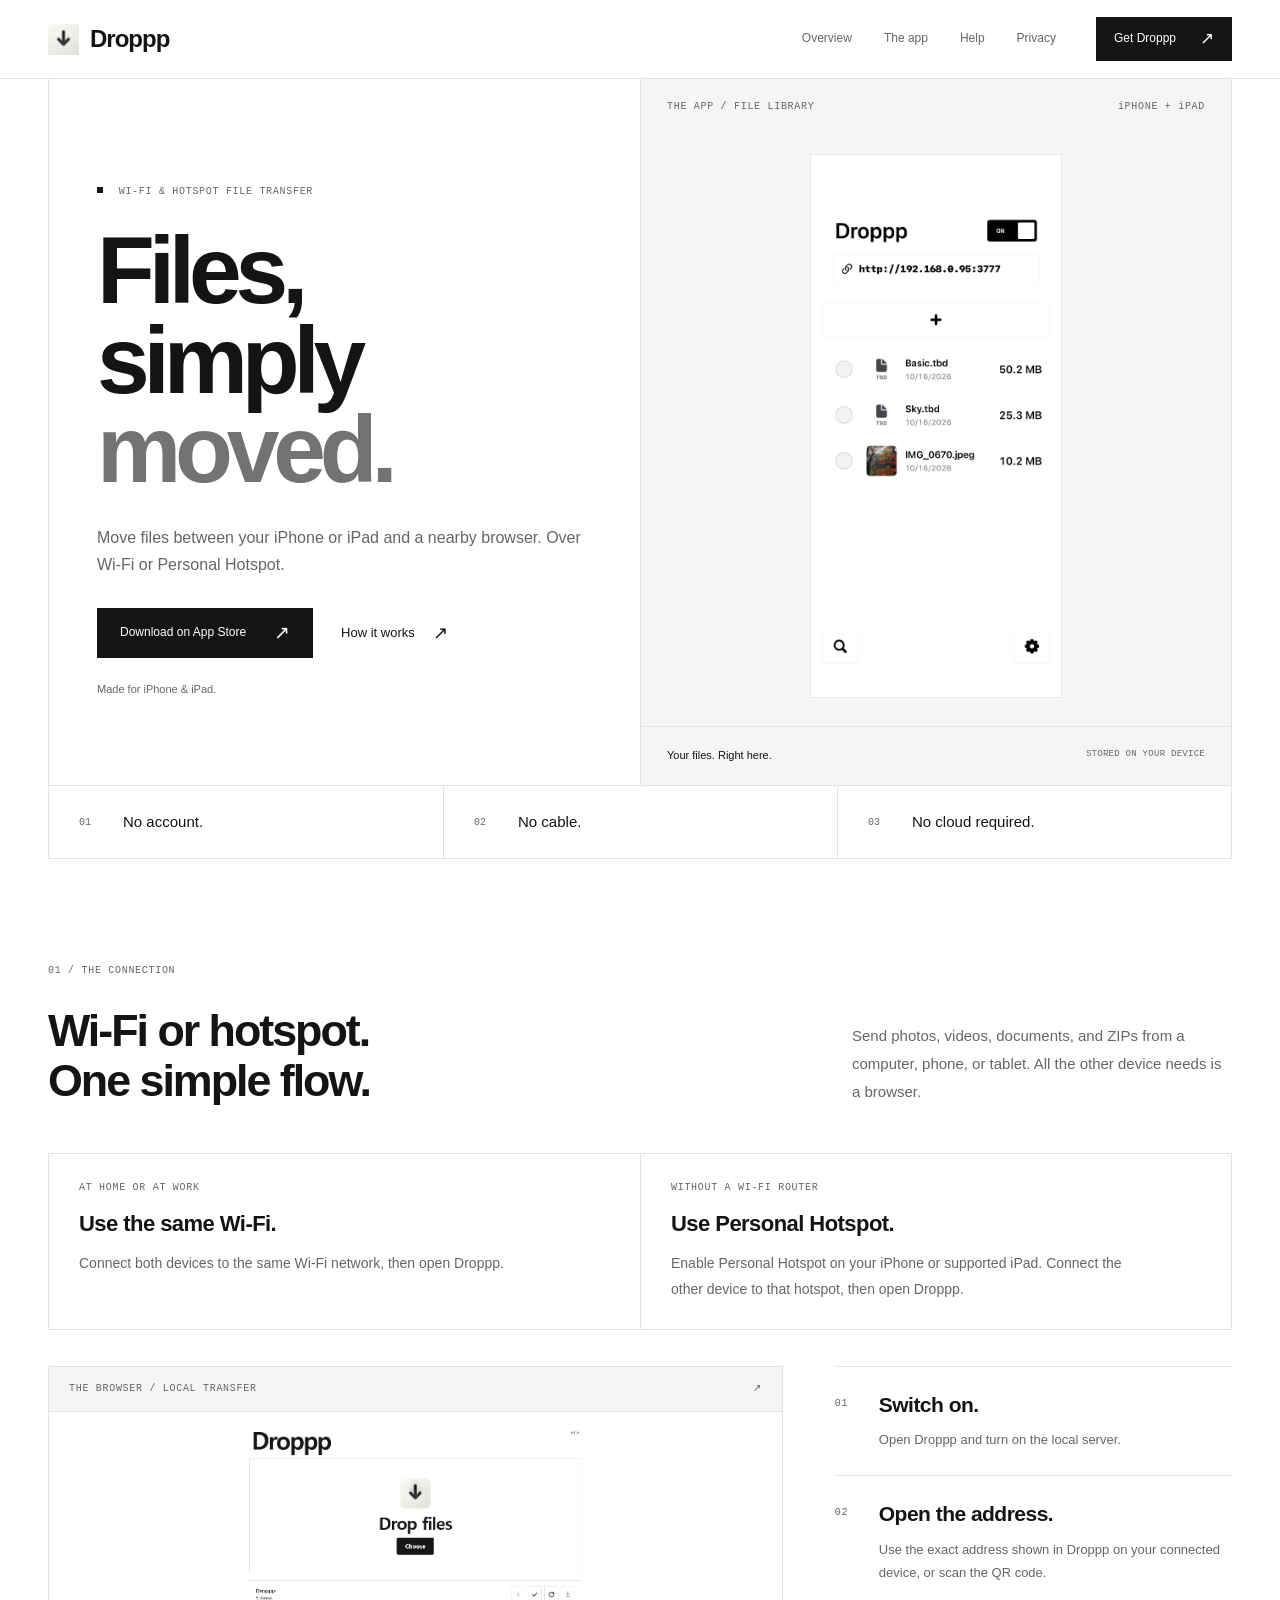
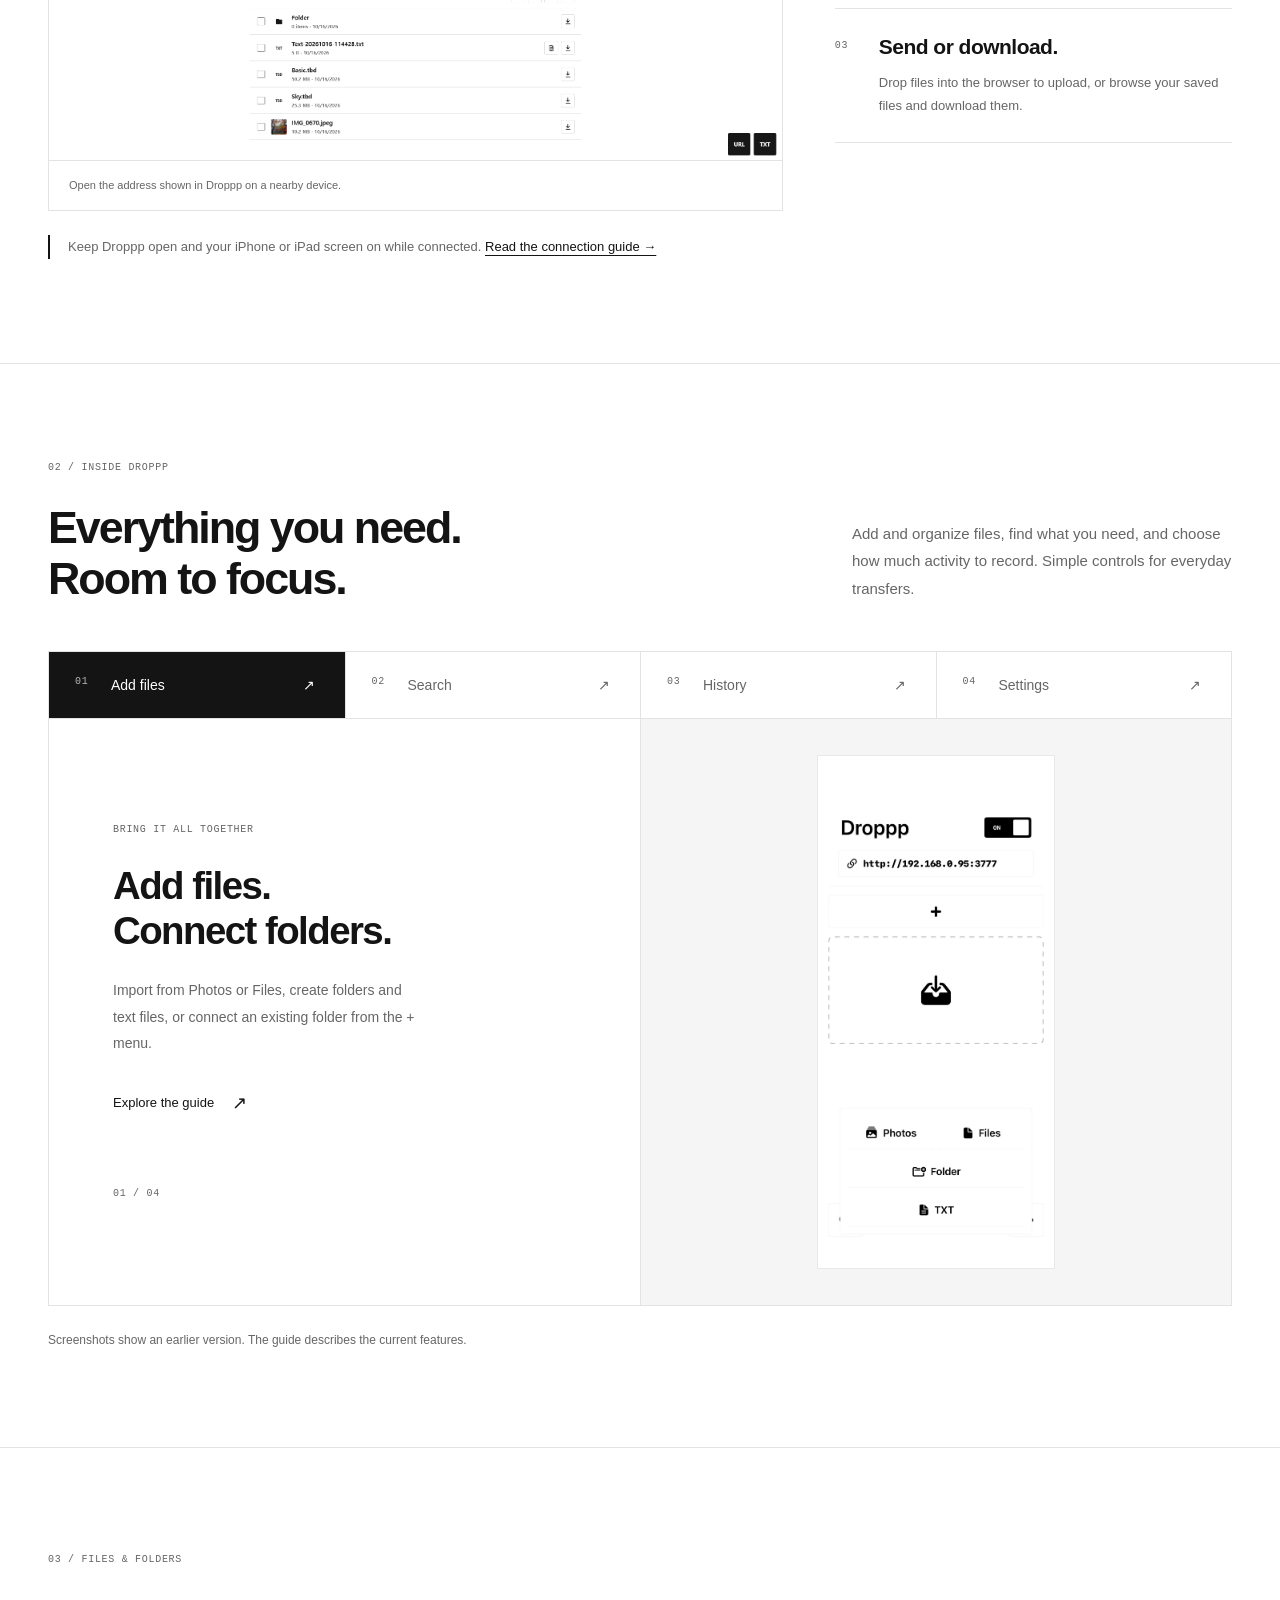
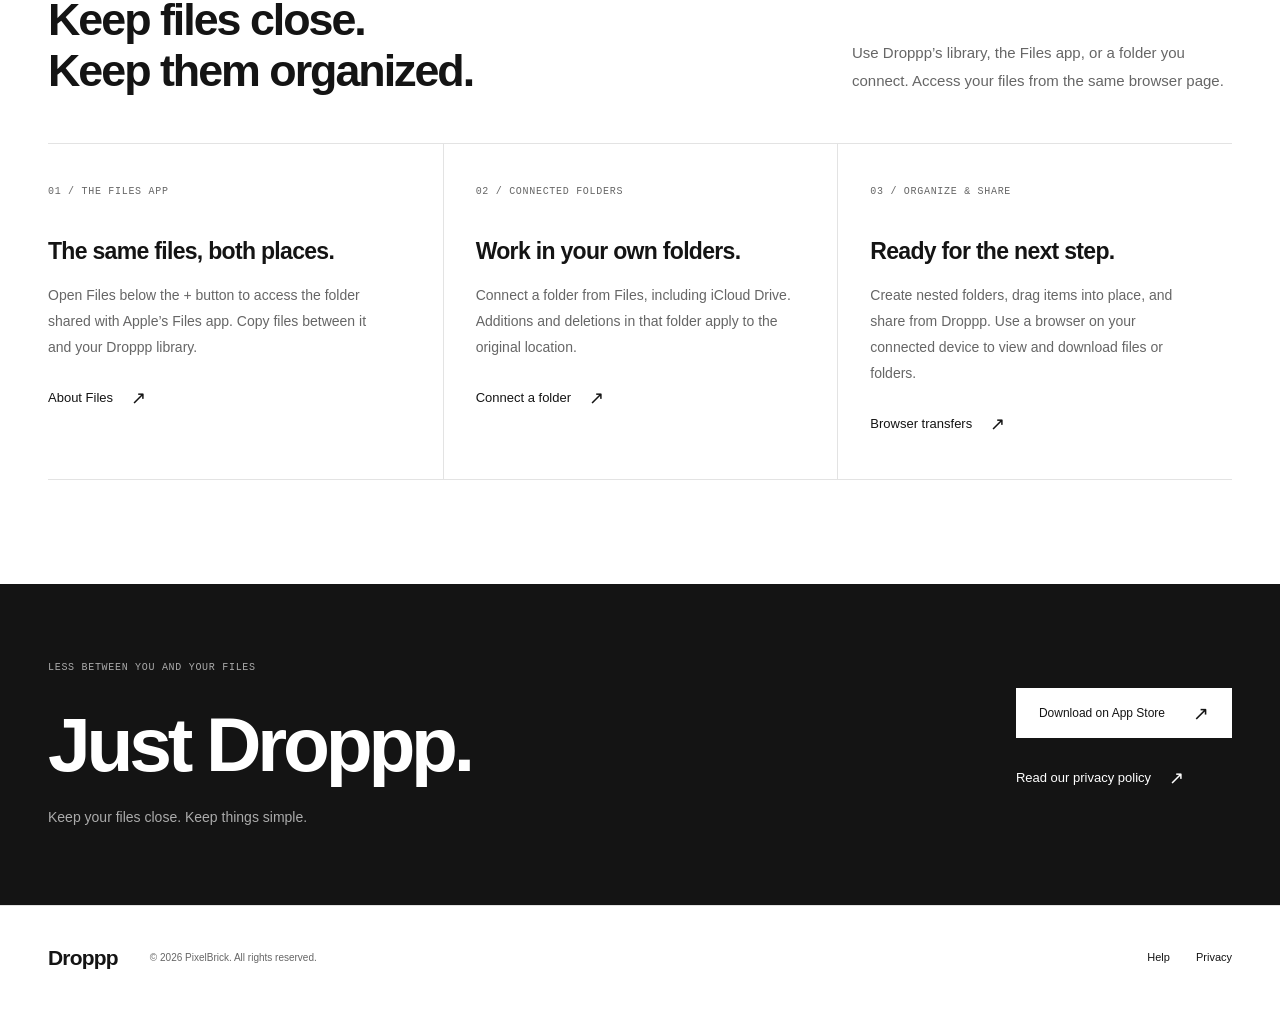
<file: index.html>
<!DOCTYPE html>
<html lang="en">
<head>
  <meta charset="UTF-8" />
  <meta name="viewport" content="width=device-width, initial-scale=1.0" />
  <meta name="theme-color" content="#ffffff" />
  <title>Droppp — Files, simply moved.</title>
  <meta name="description" content="Transfer files between a browser and your iPhone or iPad over Wi-Fi or Personal Hotspot. Browse Files, connect folders, and keep things organized with Droppp." />
  <link rel="icon" href="favicon.png" />
  <link rel="stylesheet" href="styles.css" />
</head>
<body>
  <a class="skip-link" href="#main">Skip to content</a>
  <header class="site-header">
    <nav class="container nav" aria-label="Primary navigation">
      <a class="brand" href="index.html" aria-label="Droppp home"><img src="app-icon.png" alt="" width="1024" height="1024" /><span>Droppp</span></a>
      <button class="nav-toggle" type="button" aria-label="Open navigation" aria-expanded="false" aria-controls="primary-nav"><span></span><span></span></button>
      <div class="navlinks" id="primary-nav">
        <a href="#features">Overview</a><a href="#screens">The app</a><a href="help.html">Help</a><a href="privacy.html">Privacy</a>
        <a class="nav-download" href="https://apps.apple.com/app/id6773982595" target="_blank" rel="noopener">Get Droppp <span aria-hidden="true">↗</span></a>
      </div>
    </nav>
  </header>

  <main id="main">
    <section class="hero container" aria-labelledby="hero-title">
      <div class="hero-copy">
        <p class="eyebrow"><span class="status-dot" aria-hidden="true"></span> WI-FI &amp; HOTSPOT FILE TRANSFER</p>
        <h1 id="hero-title">Files,<br />simply<br /><span class="muted-word">moved.</span></h1>
        <p class="hero-description">Move files between your iPhone or iPad and a nearby browser. Over Wi-Fi or Personal Hotspot.</p>
        <div class="button-row">
          <a class="button button-primary" href="https://apps.apple.com/app/id6773982595" target="_blank" rel="noopener">Download on App Store <span aria-hidden="true">↗</span></a>
          <a class="text-link" href="help.html">How it works <span aria-hidden="true">↗</span></a>
        </div>
        <p class="hero-footnote">Made for iPhone &amp; iPad.</p>
      </div>
      <figure class="hero-preview">
        <div class="panel-label"><span>THE APP / FILE LIBRARY</span><span>iPHONE + iPAD</span></div>
        <div class="hero-image-wrap"><img src="assets/iphone-library.jpg" alt="Droppp with its local connection address and stored files" width="1179" height="2556" fetchpriority="high" /></div>
        <figcaption><span>Your files. Right here.</span><span>STORED ON YOUR DEVICE</span></figcaption>
      </figure>
    </section>

    <div class="principles container" aria-label="Droppp principles">
      <p><span>01</span> No account.</p><p><span>02</span> No cable.</p><p><span>03</span> No cloud required.</p>
    </div>

    <section id="features" class="section container" aria-labelledby="overview-title">
      <div class="section-heading">
        <div><p class="eyebrow">01 / THE CONNECTION</p><h2 id="overview-title">Wi-Fi or hotspot.<br />One simple flow.</h2></div>
        <p>Send photos, videos, documents, and ZIPs from a computer, phone, or tablet. All the other device needs is a browser.</p>
      </div>
      <div class="connection-options">
        <article><p class="eyebrow">AT HOME OR AT WORK</p><h3>Use the same Wi-Fi.</h3><p>Connect both devices to the same Wi-Fi network, then open Droppp.</p></article>
        <article><p class="eyebrow">WITHOUT A WI-FI ROUTER</p><h3>Use Personal Hotspot.</h3><p>Enable Personal Hotspot on your iPhone or supported iPad. Connect the other device to that hotspot, then open Droppp.</p></article>
      </div>
      <div class="transfer-layout">
        <figure class="browser-preview">
          <div class="panel-label"><span>THE BROWSER / LOCAL TRANSFER</span><span aria-hidden="true">↗</span></div>
          <img src="assets/browser-transfer.png" alt="Droppp in a browser, with a file drop area and downloadable files" width="1897" height="901" loading="lazy" decoding="async" />
          <figcaption>Open the address shown in Droppp on a nearby device.</figcaption>
        </figure>
        <ol class="flow-list">
          <li><span class="list-index">01</span><div><h3>Switch on.</h3><p>Open Droppp and turn on the local server.</p></div></li>
          <li><span class="list-index">02</span><div><h3>Open the address.</h3><p>Use the exact address shown in Droppp on your connected device, or scan the QR code.</p></div></li>
          <li><span class="list-index">03</span><div><h3>Send or download.</h3><p>Drop files into the browser to upload, or browse your saved files and download them.</p></div></li>
        </ol>
      </div>
      <p class="text-note">Keep Droppp open and your iPhone or iPad screen on while connected. <a href="help.html#connect">Read the connection guide →</a></p>
    </section>

    <section id="screens" class="app-section" aria-labelledby="app-title">
      <div class="container">
        <div class="section-heading">
          <div><p class="eyebrow">02 / INSIDE DROPPP</p><h2 id="app-title">Everything you need.<br />Room to focus.</h2></div>
          <p>Add and organize files, find what you need, and choose how much activity to record. Simple controls for everyday transfers.</p>
        </div>
        <div class="app-explorer" data-explorer>
          <div class="explorer-tabs" aria-label="Explore app screens">
            <button id="tab-add" class="explorer-tab" type="button" aria-controls="panel-add"><span class="list-index">01</span><span>Add files</span><span aria-hidden="true">↗</span></button>
            <button id="tab-search" class="explorer-tab" type="button" aria-controls="panel-search"><span class="list-index">02</span><span>Search</span><span aria-hidden="true">↗</span></button>
            <button id="tab-history" class="explorer-tab" type="button" aria-controls="panel-history"><span class="list-index">03</span><span>History</span><span aria-hidden="true">↗</span></button>
            <button id="tab-settings" class="explorer-tab" type="button" aria-controls="panel-settings"><span class="list-index">04</span><span>Settings</span><span aria-hidden="true">↗</span></button>
          </div>
          <div class="explorer-panel" id="panel-add" aria-labelledby="tab-add">
            <div class="explorer-copy"><p class="eyebrow">BRING IT ALL TOGETHER</p><h3>Add files.<br />Connect folders.</h3><p>Import from Photos or Files, create folders and text files, or connect an existing folder from the + menu.</p><a class="text-link" href="help.html#manage">Explore the guide <span aria-hidden="true">↗</span></a><p class="screen-count">01 / 04</p></div>
            <figure class="explorer-image"><img src="assets/iphone-add-files.jpg" alt="Droppp add menu with Photos, Files, Folder, and TXT options" width="1179" height="2556" loading="lazy" decoding="async" /></figure>
          </div>
          <div class="explorer-panel" id="panel-search" aria-labelledby="tab-search">
            <div class="explorer-copy"><p class="eyebrow">FIND YOUR NEXT FILE</p><h3>Less searching.<br />More finding.</h3><p>Search the current folder and narrow the list by item type, extension, or size. Your files stay easy to reach.</p><a class="text-link" href="help.html#manage">Explore the guide <span aria-hidden="true">↗</span></a><p class="screen-count">02 / 04</p></div>
            <figure class="explorer-image"><img src="assets/iphone-search.jpg" alt="Droppp file search with item type, extension, and size filters" width="1179" height="2556" loading="lazy" decoding="async" /></figure>
          </div>
          <div class="explorer-panel" id="panel-history" aria-labelledby="tab-history">
            <div class="explorer-copy"><p class="eyebrow">A CLEARER PICTURE</p><h3>Activity,<br />on your terms.</h3><p>Review additions, downloads, and deletions in History. Turn on Disable history in Settings to stop recording new activity.</p><a class="text-link" href="help.html#history">Explore the guide <span aria-hidden="true">↗</span></a><p class="screen-count">03 / 04</p></div>
            <figure class="explorer-image"><img src="assets/iphone-history.jpg" alt="Droppp History with activity counts, transferred data, filters, and recent events" width="1179" height="2556" loading="lazy" decoding="async" /></figure>
          </div>
          <div class="explorer-panel" id="panel-settings" aria-labelledby="tab-settings">
            <div class="explorer-copy"><p class="eyebrow">MAKE IT YOURS</p><h3>Fewer interruptions.<br />Your preference.</h3><p>Choose your appearance and language, dim the screen, or hide import success messages. Droppp also remembers your server’s ON/OFF setting.</p><a class="text-link" href="help.html#settings">Explore the guide <span aria-hidden="true">↗</span></a><p class="screen-count">04 / 04</p></div>
            <figure class="explorer-image"><img src="assets/iphone-settings.jpg" alt="Droppp Settings with appearance, auto-dim screen, language, History, and Help" width="1179" height="2556" loading="lazy" decoding="async" /></figure>
          </div>
        </div>
        <p class="screenshot-note">Screenshots show an earlier version. The guide describes the current features.</p>
      </div>
    </section>

    <section id="routine" class="section container use-section" aria-labelledby="use-title">
      <div class="section-heading"><div><p class="eyebrow">03 / FILES &amp; FOLDERS</p><h2 id="use-title">Keep files close.<br />Keep them organized.</h2></div><p>Use Droppp’s library, the Files app, or a folder you connect. Access your files from the same browser page.</p></div>
      <div class="use-grid">
        <article><span class="list-index">01 / THE FILES APP</span><h3>The same files, both places.</h3><p>Open Files below the + button to access the folder shared with Apple’s Files app. Copy files between it and your Droppp library.</p><a class="text-link" href="help.html#files">About Files <span aria-hidden="true">↗</span></a></article>
        <article><span class="list-index">02 / CONNECTED FOLDERS</span><h3>Work in your own folders.</h3><p>Connect a folder from Files, including iCloud Drive. Additions and deletions in that folder apply to the original location.</p><a class="text-link" href="help.html#folders">Connect a folder <span aria-hidden="true">↗</span></a></article>
        <article><span class="list-index">03 / ORGANIZE &amp; SHARE</span><h3>Ready for the next step.</h3><p>Create nested folders, drag items into place, and share from Droppp. Use a browser on your connected device to view and download files or folders.</p><a class="text-link" href="help.html#transfer">Browser transfers <span aria-hidden="true">↗</span></a></article>
      </div>
    </section>

    <section class="download-section" aria-labelledby="download-title">
      <div class="container download-layout"><div><p class="eyebrow">LESS BETWEEN YOU AND YOUR FILES</p><h2 id="download-title">Just Droppp.</h2><p>Keep your files close. Keep things simple.</p></div><div class="download-actions"><a class="button button-light" href="https://apps.apple.com/app/id6773982595" target="_blank" rel="noopener">Download on App Store <span aria-hidden="true">↗</span></a><a class="text-link" href="privacy.html">Read our privacy policy <span aria-hidden="true">↗</span></a></div></div>
    </section>
  </main>
  <footer class="site-footer"><div class="container footer-inner"><a class="footer-wordmark" href="index.html">Droppp</a><p>&copy; 2026 PixelBrick. All rights reserved.</p><div><a href="help.html">Help</a><a href="privacy.html">Privacy</a></div></div></footer>
  <script src="nav.js"></script>
</body>
</html>
</file>
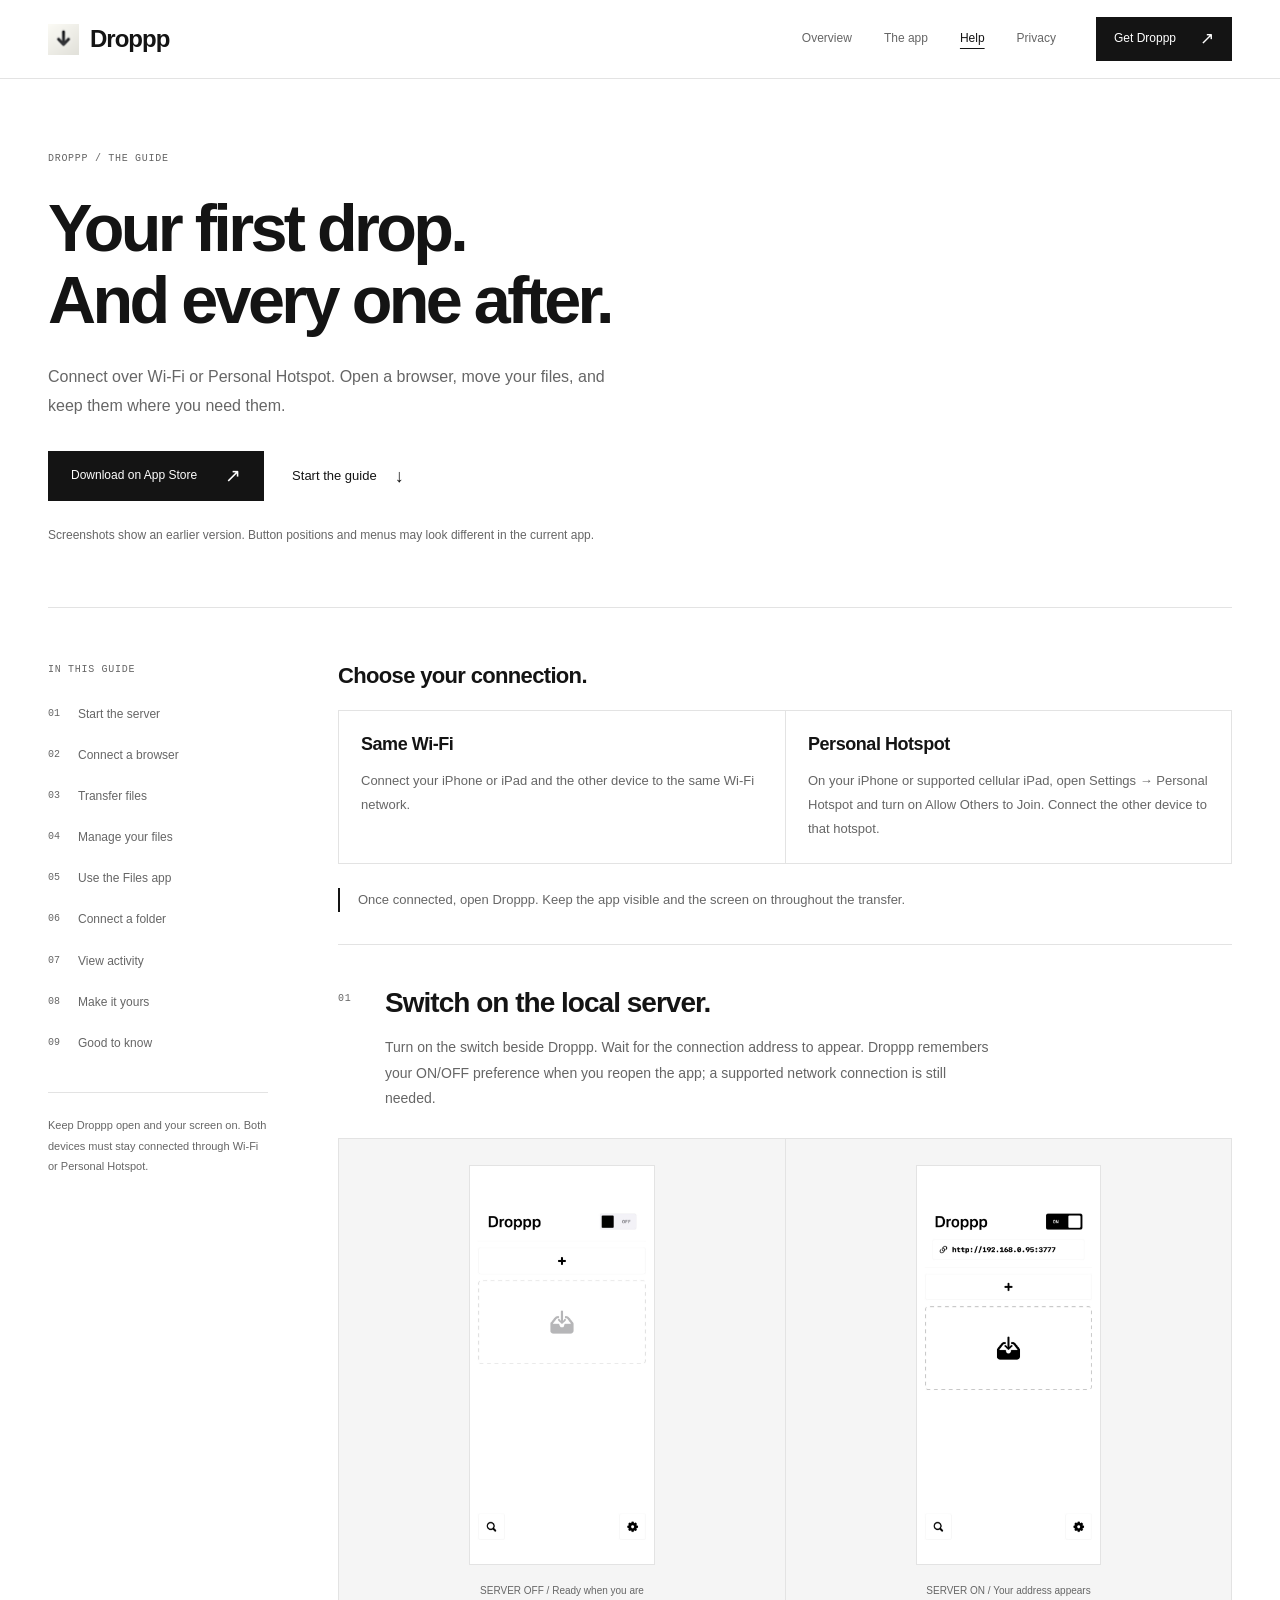
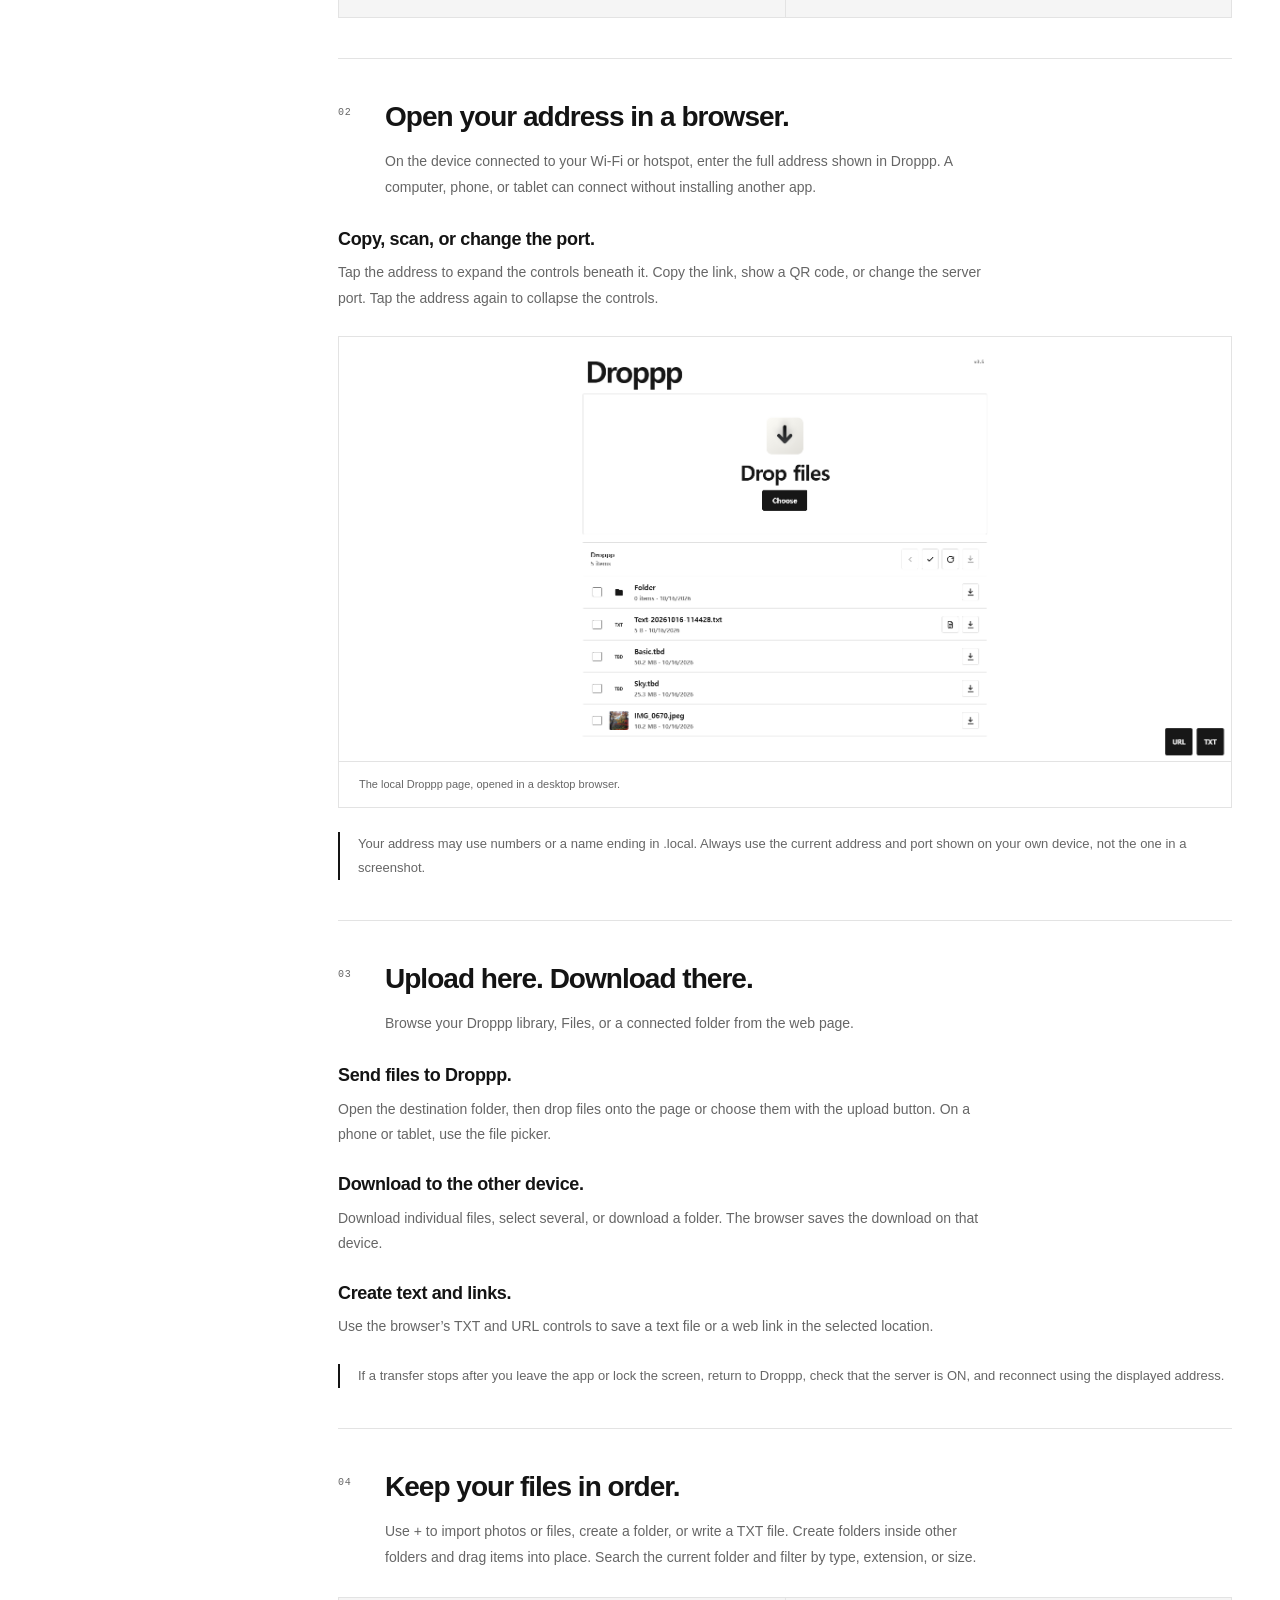
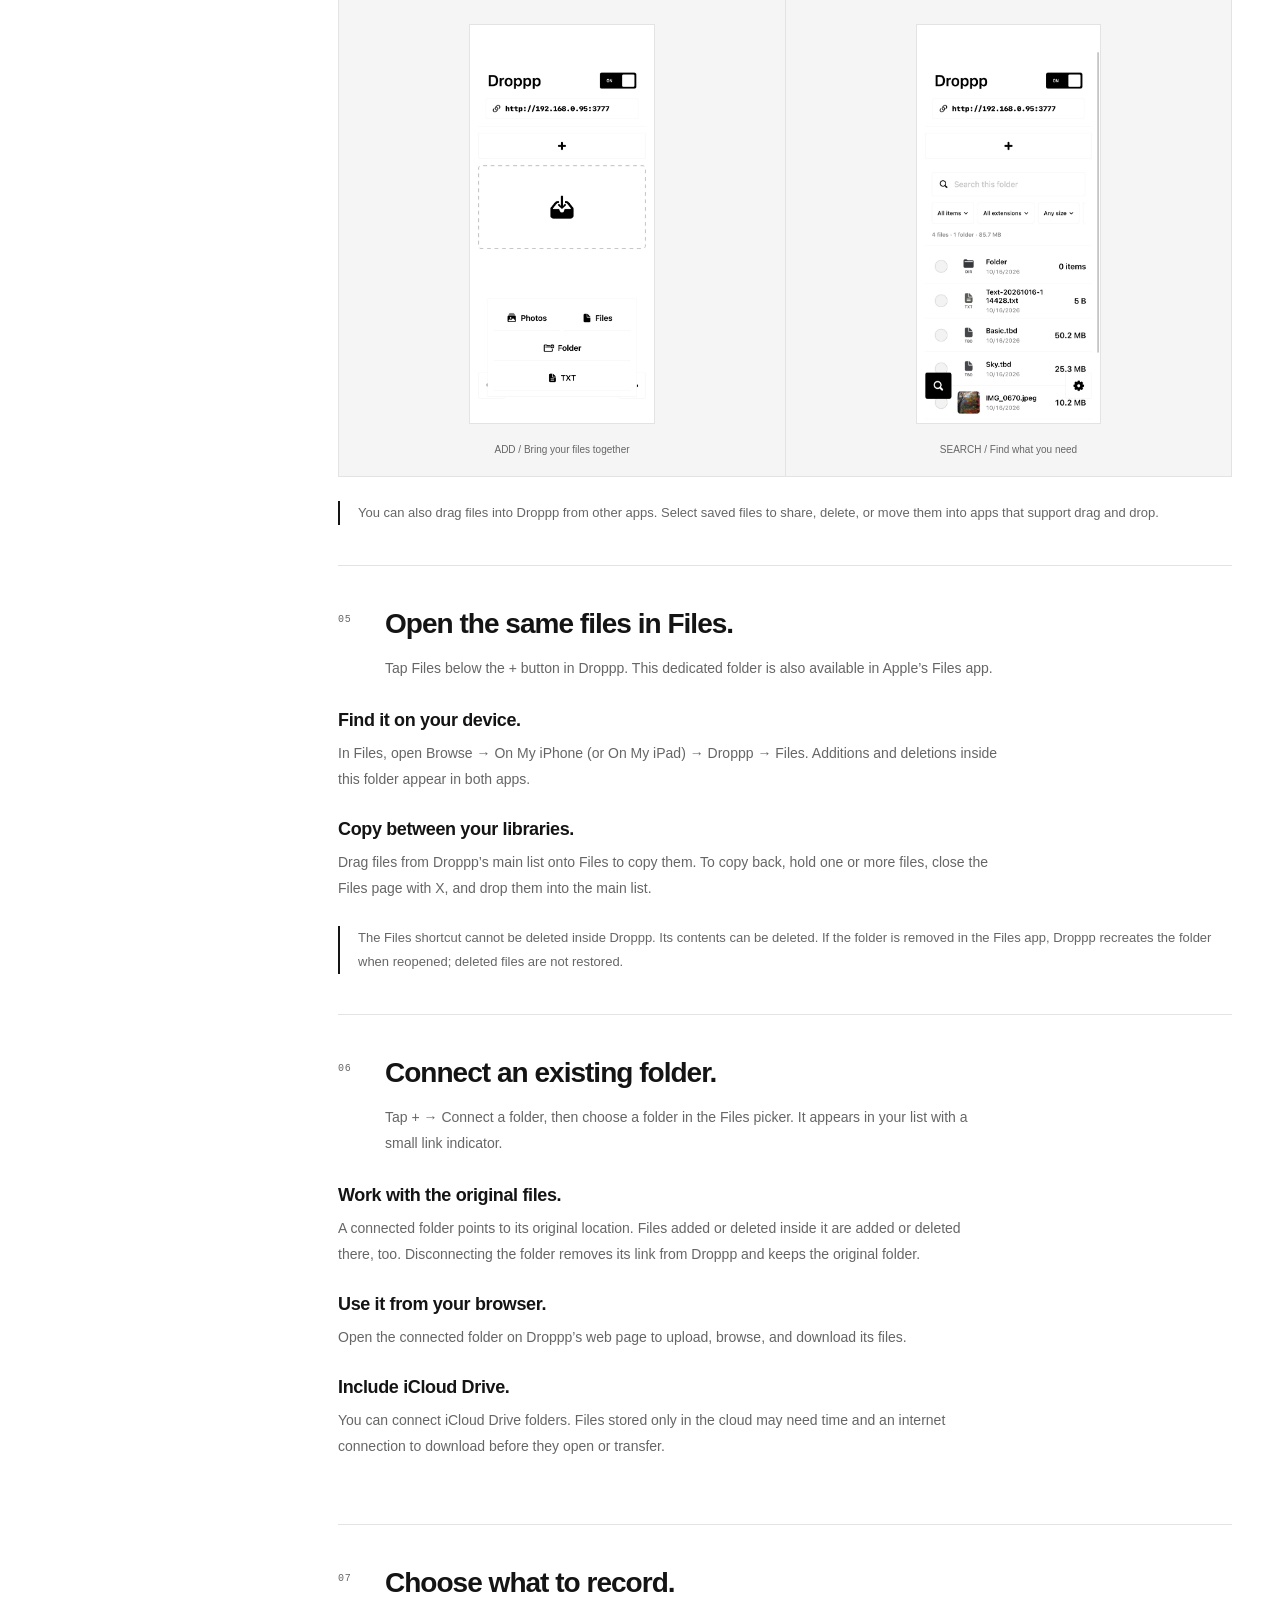
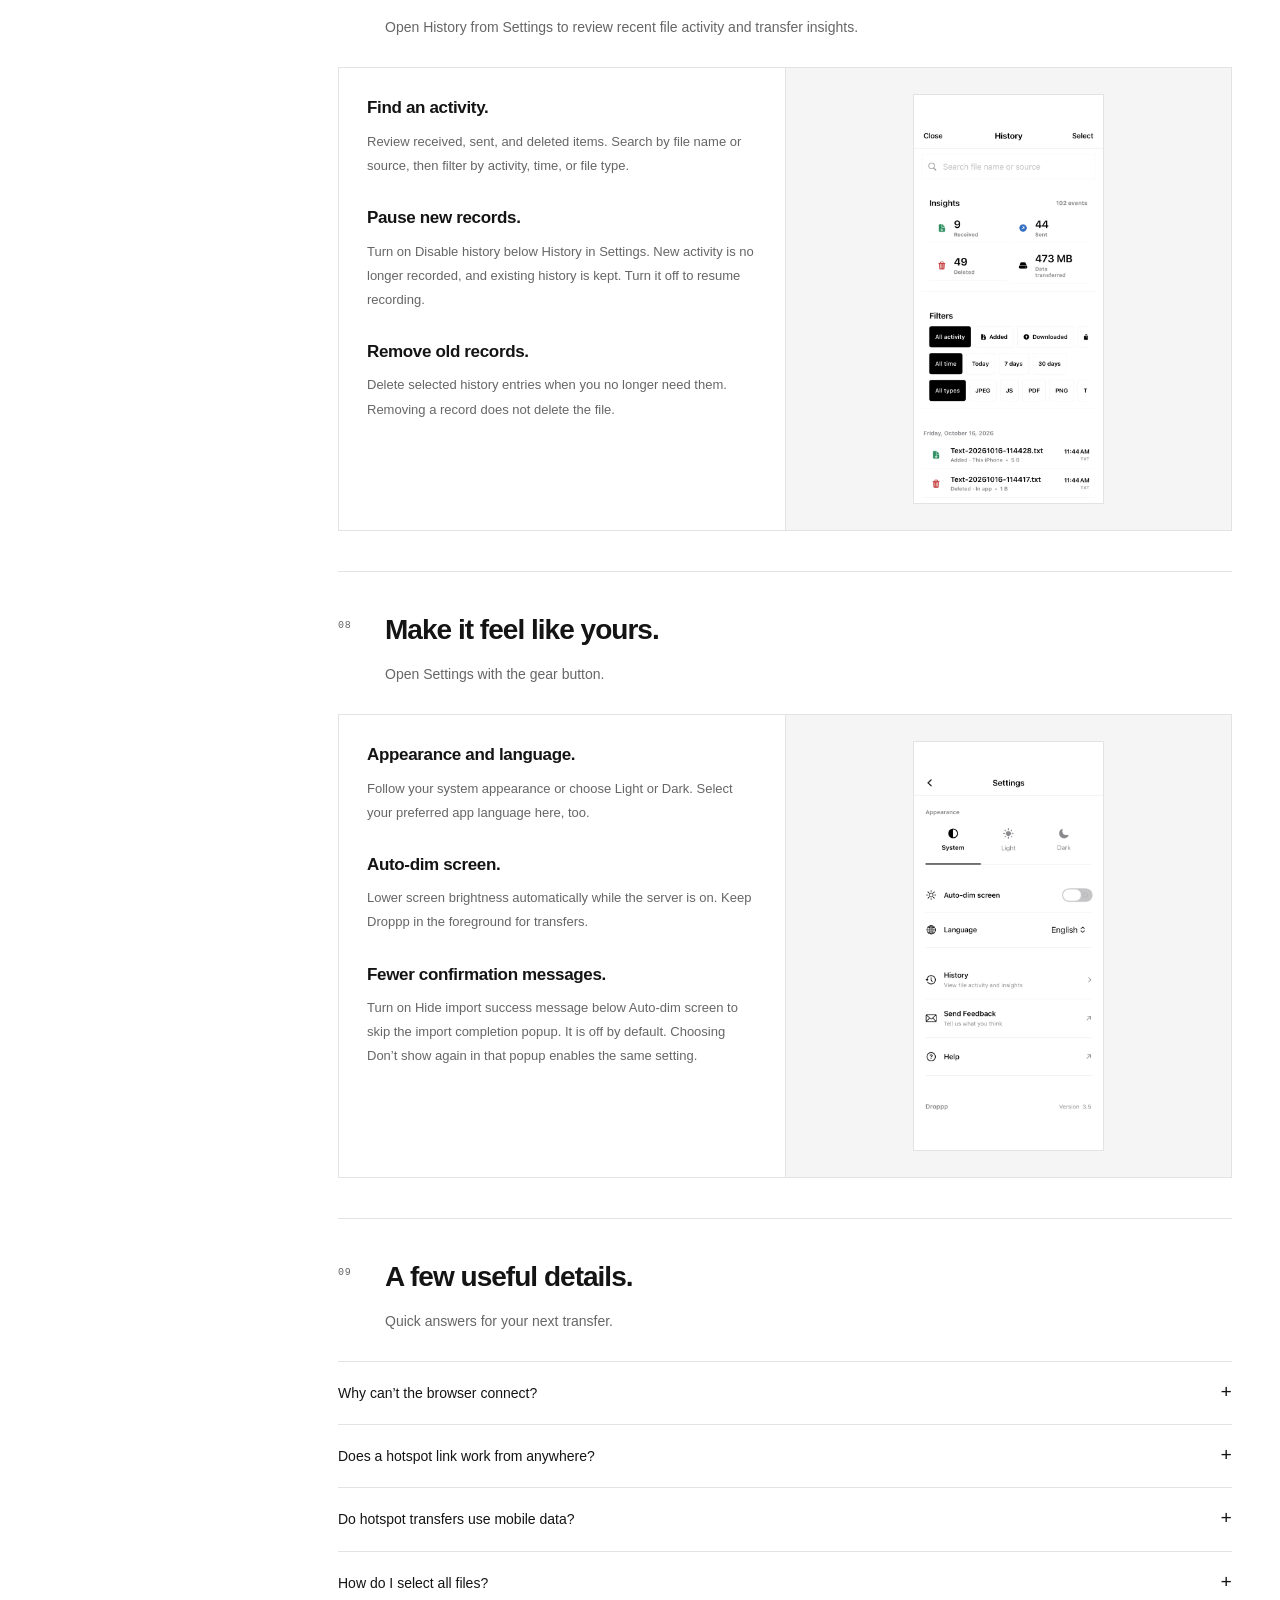
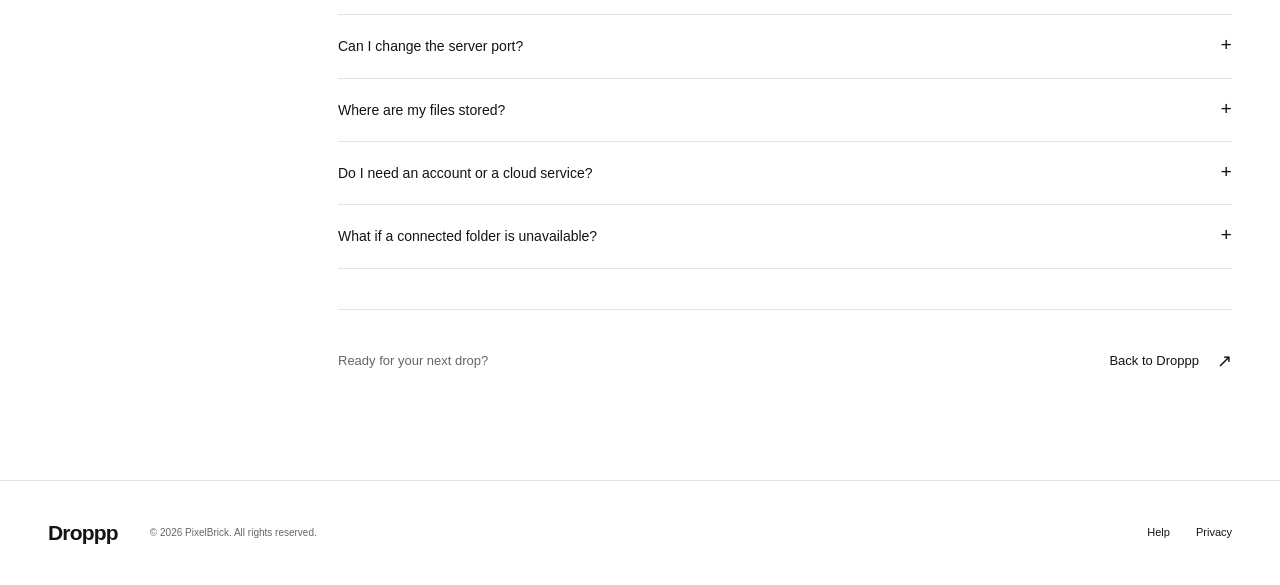
<file: help.html>
<!DOCTYPE html>
<html lang="en">
<head>
  <meta charset="UTF-8" />
  <meta name="viewport" content="width=device-width, initial-scale=1.0" />
  <meta name="theme-color" content="#ffffff" />
  <title>Droppp Help — Your first drop.</title>
  <meta name="description" content="Use Droppp over Wi-Fi or Personal Hotspot. Learn to transfer files, use the Files app, connect folders, and adjust your history and import preferences." />
  <link rel="icon" href="favicon.png" />
  <link rel="stylesheet" href="styles.css" />
</head>
<body>
  <a class="skip-link" href="#main">Skip to content</a>
  <header class="site-header">
    <nav class="container nav" aria-label="Primary navigation">
      <a class="brand" href="index.html" aria-label="Droppp home"><img src="app-icon.png" alt="" width="1024" height="1024" /><span>Droppp</span></a>
      <button class="nav-toggle" type="button" aria-label="Open navigation" aria-expanded="false" aria-controls="primary-nav"><span></span><span></span></button>
      <div class="navlinks" id="primary-nav">
        <a href="index.html#features">Overview</a><a href="index.html#screens">The app</a><a class="is-active" aria-current="page" href="help.html">Help</a><a href="privacy.html">Privacy</a>
        <a class="nav-download" href="https://apps.apple.com/app/id6773982595" target="_blank" rel="noopener">Get Droppp <span aria-hidden="true">↗</span></a>
      </div>
    </nav>
  </header>
  <main id="main">
    <section class="document-heading container">
      <p class="eyebrow">DROPPP / THE GUIDE</p>
      <h1>Your first drop.<br />And every one after.</h1>
      <p class="intro">Connect over Wi-Fi or Personal Hotspot. Open a browser, move your files, and keep them where you need them.</p>
      <div class="button-row"><a class="button button-primary" href="https://apps.apple.com/app/id6773982595" target="_blank" rel="noopener">Download on App Store <span aria-hidden="true">↗</span></a><a class="text-link" href="#steps">Start the guide <span aria-hidden="true">↓</span></a></div>
      <p class="screenshot-note">Screenshots show an earlier version. Button positions and menus may look different in the current app.</p>
    </section>

    <div class="container help-layout">
      <aside class="help-sidebar">
        <p class="eyebrow">IN THIS GUIDE</p>
        <nav aria-label="Help contents">
          <a href="#start"><span>01</span> Start the server</a>
          <a href="#connect"><span>02</span> Connect a browser</a>
          <a href="#transfer"><span>03</span> Transfer files</a>
          <a href="#manage"><span>04</span> Manage your files</a>
          <a href="#files"><span>05</span> Use the Files app</a>
          <a href="#folders"><span>06</span> Connect a folder</a>
          <a href="#history"><span>07</span> View activity</a>
          <a href="#settings"><span>08</span> Make it yours</a>
          <a href="#questions"><span>09</span> Good to know</a>
        </nav>
        <p class="sidebar-note">Keep Droppp open and your screen on. Both devices must stay connected through Wi-Fi or Personal Hotspot.</p>
      </aside>
      <div class="guide-content">
        <section class="guide-intro" id="steps">
          <h2>Choose your connection.</h2>
          <div class="connection-options">
            <article><h3>Same Wi-Fi</h3><p>Connect your iPhone or iPad and the other device to the same Wi-Fi network.</p></article>
            <article><h3>Personal Hotspot</h3><p>On your iPhone or supported cellular iPad, open Settings → Personal Hotspot and turn on Allow Others to Join. Connect the other device to that hotspot.</p></article>
          </div>
          <p class="text-note">Once connected, open Droppp. Keep the app visible and the screen on throughout the transfer.</p>
        </section>

        <section class="guide-step" id="start">
          <div class="step-heading"><span class="list-index">01</span><div><h2>Switch on the local server.</h2><p>Turn on the switch beside Droppp. Wait for the connection address to appear. Droppp remembers your ON/OFF preference when you reopen the app; a supported network connection is still needed.</p></div></div>
          <div class="guide-pair">
            <figure><img src="assets/iphone-start.jpg" alt="Droppp start screen with the server switch set to OFF" width="1179" height="2556" loading="lazy" decoding="async" /><figcaption>SERVER OFF / Ready when you are</figcaption></figure>
            <figure><img src="assets/iphone-connect.jpg" alt="Droppp with the server switched ON and a local address displayed" width="1179" height="2556" loading="lazy" decoding="async" /><figcaption>SERVER ON / Your address appears</figcaption></figure>
          </div>
        </section>

        <section class="guide-step" id="connect">
          <div class="step-heading"><span class="list-index">02</span><div><h2>Open your address in a browser.</h2><p>On the device connected to your Wi-Fi or hotspot, enter the full address shown in Droppp. A computer, phone, or tablet can connect without installing another app.</p></div></div>
          <div class="guide-topics">
            <article><h3>Copy, scan, or change the port.</h3><p>Tap the address to expand the controls beneath it. Copy the link, show a QR code, or change the server port. Tap the address again to collapse the controls.</p></article>
          </div>
          <figure class="guide-browser"><img src="assets/browser-transfer.png" alt="The Droppp local browser page with file upload and download controls" width="1897" height="901" loading="lazy" decoding="async" /><figcaption>The local Droppp page, opened in a desktop browser.</figcaption></figure>
          <p class="text-note">Your address may use numbers or a name ending in .local. Always use the current address and port shown on your own device, not the one in a screenshot.</p>
        </section>

        <section class="guide-step" id="transfer">
          <div class="step-heading"><span class="list-index">03</span><div><h2>Upload here. Download there.</h2><p>Browse your Droppp library, Files, or a connected folder from the web page.</p></div></div>
          <div class="guide-topics">
            <article><h3>Send files to Droppp.</h3><p>Open the destination folder, then drop files onto the page or choose them with the upload button. On a phone or tablet, use the file picker.</p></article>
            <article><h3>Download to the other device.</h3><p>Download individual files, select several, or download a folder. The browser saves the download on that device.</p></article>
            <article><h3>Create text and links.</h3><p>Use the browser’s TXT and URL controls to save a text file or a web link in the selected location.</p></article>
          </div>
          <p class="text-note">If a transfer stops after you leave the app or lock the screen, return to Droppp, check that the server is ON, and reconnect using the displayed address.</p>
        </section>

        <section class="guide-step" id="manage">
          <div class="step-heading"><span class="list-index">04</span><div><h2>Keep your files in order.</h2><p>Use + to import photos or files, create a folder, or write a TXT file. Create folders inside other folders and drag items into place. Search the current folder and filter by type, extension, or size.</p></div></div>
          <div class="guide-pair">
            <figure><img src="assets/iphone-add-files.jpg" alt="Droppp add menu for Photos, Files, Folder, and TXT" width="1179" height="2556" loading="lazy" decoding="async" /><figcaption>ADD / Bring your files together</figcaption></figure>
            <figure><img src="assets/iphone-search.jpg" alt="Droppp search field and filters above a folder and file list" width="1179" height="2556" loading="lazy" decoding="async" /><figcaption>SEARCH / Find what you need</figcaption></figure>
          </div>
          <p class="text-note">You can also drag files into Droppp from other apps. Select saved files to share, delete, or move them into apps that support drag and drop.</p>
        </section>

        <section class="guide-step" id="files">
          <div class="step-heading"><span class="list-index">05</span><div><h2>Open the same files in Files.</h2><p>Tap Files below the + button in Droppp. This dedicated folder is also available in Apple’s Files app.</p></div></div>
          <div class="guide-topics">
            <article><h3>Find it on your device.</h3><p>In Files, open Browse → On My iPhone (or On My iPad) → Droppp → Files. Additions and deletions inside this folder appear in both apps.</p></article>
            <article><h3>Copy between your libraries.</h3><p>Drag files from Droppp’s main list onto Files to copy them. To copy back, hold one or more files, close the Files page with X, and drop them into the main list.</p></article>
          </div>
          <p class="text-note">The Files shortcut cannot be deleted inside Droppp. Its contents can be deleted. If the folder is removed in the Files app, Droppp recreates the folder when reopened; deleted files are not restored.</p>
        </section>

        <section class="guide-step" id="folders">
          <div class="step-heading"><span class="list-index">06</span><div><h2>Connect an existing folder.</h2><p>Tap + → Connect a folder, then choose a folder in the Files picker. It appears in your list with a small link indicator.</p></div></div>
          <div class="guide-topics">
            <article><h3>Work with the original files.</h3><p>A connected folder points to its original location. Files added or deleted inside it are added or deleted there, too. Disconnecting the folder removes its link from Droppp and keeps the original folder.</p></article>
            <article><h3>Use it from your browser.</h3><p>Open the connected folder on Droppp’s web page to upload, browse, and download its files.</p></article>
            <article><h3>Include iCloud Drive.</h3><p>You can connect iCloud Drive folders. Files stored only in the cloud may need time and an internet connection to download before they open or transfer.</p></article>
          </div>
        </section>

        <section class="guide-step" id="history">
          <div class="step-heading"><span class="list-index">07</span><div><h2>Choose what to record.</h2><p>Open History from Settings to review recent file activity and transfer insights.</p></div></div>
          <div class="guide-detail"><div class="detail-copy"><h3>Find an activity.</h3><p>Review received, sent, and deleted items. Search by file name or source, then filter by activity, time, or file type.</p><h3>Pause new records.</h3><p>Turn on Disable history below History in Settings. New activity is no longer recorded, and existing history is kept. Turn it off to resume recording.</p><h3>Remove old records.</h3><p>Delete selected history entries when you no longer need them. Removing a record does not delete the file.</p></div><figure><img src="assets/iphone-history.jpg" alt="Droppp History screen with Insights, filters, and recent activity" width="1179" height="2556" loading="lazy" decoding="async" /></figure></div>
        </section>

        <section class="guide-step" id="settings">
          <div class="step-heading"><span class="list-index">08</span><div><h2>Make it feel like yours.</h2><p>Open Settings with the gear button.</p></div></div>
          <div class="guide-detail"><div class="detail-copy"><h3>Appearance and language.</h3><p>Follow your system appearance or choose Light or Dark. Select your preferred app language here, too.</p><h3>Auto-dim screen.</h3><p>Lower screen brightness automatically while the server is on. Keep Droppp in the foreground for transfers.</p><h3>Fewer confirmation messages.</h3><p>Turn on Hide import success message below Auto-dim screen to skip the import completion popup. It is off by default. Choosing Don’t show again in that popup enables the same setting.</p></div><figure><img src="assets/iphone-settings.jpg" alt="Droppp Settings with appearance, auto-dim screen, language, History, and Help" width="1179" height="2556" loading="lazy" decoding="async" /></figure></div>
        </section>

        <section class="guide-step" id="questions">
          <div class="step-heading"><span class="list-index">09</span><div><h2>A few useful details.</h2><p>Quick answers for your next transfer.</p></div></div>
          <div class="faq">
            <details><summary>Why can’t the browser connect?</summary><p>Check that both devices share the same Wi-Fi or that the other device is connected to your Personal Hotspot. Keep Droppp open with the server ON and allow its Local Network permission in iOS Settings. Enter the full current address, including http:// and the port. Some guest or public Wi-Fi networks prevent devices from connecting to each other.</p></details>
            <details><summary>Does a hotspot link work from anywhere?</summary><p>No. The other device must be connected to your hotspot. The address shown in Droppp is a local address, not a public website.</p></details>
            <details><summary>Do hotspot transfers use mobile data?</summary><p>Transferring files already stored on your device stays on the local connection. Downloading cloud-only files, syncing a connected cloud folder, or other internet activity may use mobile data.</p></details>
            <details><summary>How do I select all files?</summary><p>After selecting files, tap the selected item count in the lower-left corner to select all files.</p></details>
            <details><summary>Can I change the server port?</summary><p>Tap the address to expand its controls, choose the port option, and enter a new port. Reconnect using the updated address.</p></details>
            <details><summary>Where are my files stored?</summary><p>Your Droppp library and its Files folder are stored on your device and are removed if you delete the app. Connected folders stay in their original location. A connected cloud folder can sync through its storage provider.</p></details>
            <details><summary>Do I need an account or a cloud service?</summary><p>Droppp needs no account or cloud service for local transfers. Connecting an iCloud Drive folder is optional and uses your existing iCloud setup.</p></details>
            <details><summary>What if a connected folder is unavailable?</summary><p>Check that it opens in the Files app and that its storage provider is available. For iCloud files, check your internet connection. If access has changed, reconnect the folder from the + menu.</p></details>
          </div>
        </section>
        <div class="help-bottom"><p>Ready for your next drop?</p><a class="text-link" href="index.html">Back to Droppp <span aria-hidden="true">↗</span></a></div>
      </div>
    </div>
  </main>
  <footer class="site-footer"><div class="container footer-inner"><a class="footer-wordmark" href="index.html">Droppp</a><p>&copy; 2026 PixelBrick. All rights reserved.</p><div><a href="help.html">Help</a><a href="privacy.html">Privacy</a></div></div></footer>
  <script src="nav.js"></script>
</body>
</html>
</file>
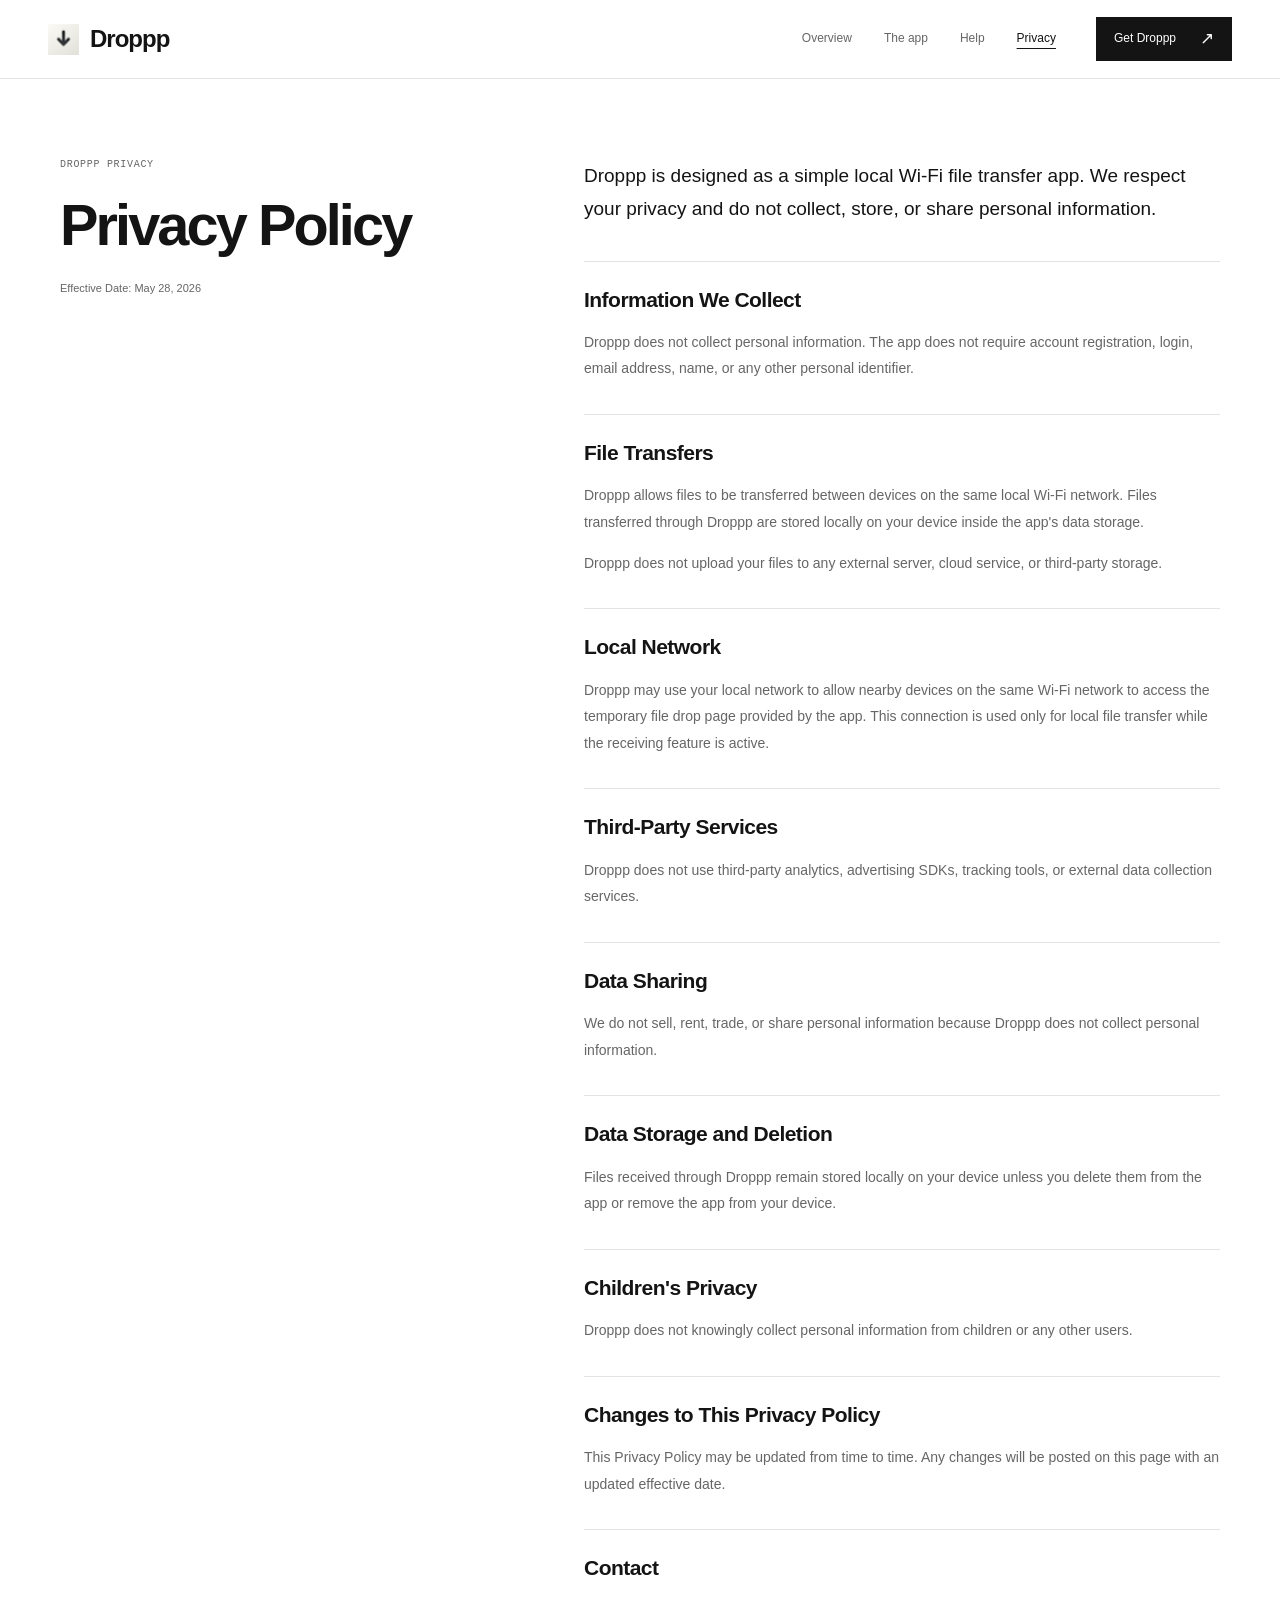
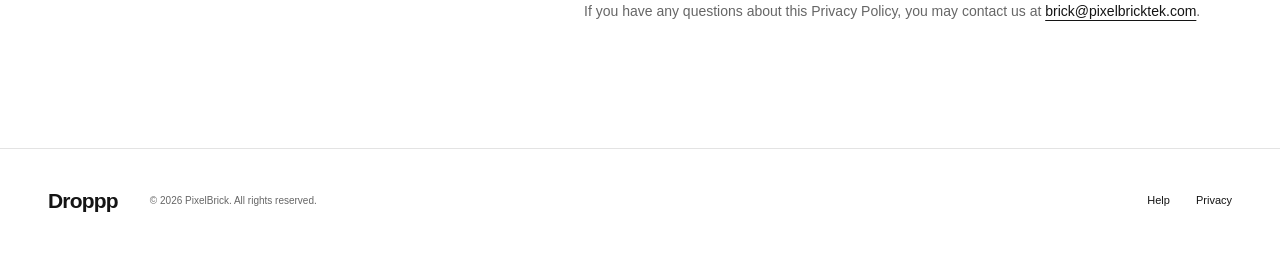
<file: privacy.html>
<!DOCTYPE html>
<html lang="en">
<head>
  <meta charset="UTF-8" />
  <meta name="viewport" content="width=device-width, initial-scale=1.0" />
  <title>Droppp Privacy Policy</title>
  <meta name="description" content="Privacy policy for Droppp, a local Wi-Fi file transfer app." />
  <link rel="icon" href="favicon.png" />
  <link rel="stylesheet" href="styles.css" />
</head>
<body>
  <a class="skip-link" href="#main">Skip to content</a>
  <header class="site-header">
    <nav class="container nav" aria-label="Primary navigation">
      <a class="brand" href="index.html" aria-label="Droppp home"><img src="app-icon.png" alt="" width="1024" height="1024" /><span>Droppp</span></a>
      <button class="nav-toggle" type="button" aria-label="Open navigation" aria-expanded="false" aria-controls="primary-nav"><span></span><span></span></button>
      <div class="navlinks" id="primary-nav">
        <a href="index.html#features">Overview</a><a href="index.html#screens">The app</a><a href="help.html">Help</a><a class="is-active" aria-current="page" href="privacy.html">Privacy</a>
        <a class="nav-download" href="https://apps.apple.com/app/id6773982595" target="_blank" rel="noopener">Get Droppp <span aria-hidden="true">↗</span></a>
      </div>
    </nav>
  </header>

  <main id="main" class="page-main">
    <section class="container page-title reveal">
      <p class="kicker">Droppp privacy</p>
      <h1>Privacy Policy</h1>
      <p>Effective Date: May 28, 2026</p>
    </section>

    <article class="container legal-copy reveal">
      <p>Droppp is designed as a simple local Wi-Fi file transfer app. We respect your privacy and do not collect, store, or share personal information.</p>

      <h2>Information We Collect</h2>
      <p>Droppp does not collect personal information. The app does not require account registration, login, email address, name, or any other personal identifier.</p>

      <h2>File Transfers</h2>
      <p>Droppp allows files to be transferred between devices on the same local Wi-Fi network. Files transferred through Droppp are stored locally on your device inside the app's data storage.</p>
      <p>Droppp does not upload your files to any external server, cloud service, or third-party storage.</p>

      <h2>Local Network</h2>
      <p>Droppp may use your local network to allow nearby devices on the same Wi-Fi network to access the temporary file drop page provided by the app. This connection is used only for local file transfer while the receiving feature is active.</p>

      <h2>Third-Party Services</h2>
      <p>Droppp does not use third-party analytics, advertising SDKs, tracking tools, or external data collection services.</p>

      <h2>Data Sharing</h2>
      <p>We do not sell, rent, trade, or share personal information because Droppp does not collect personal information.</p>

      <h2>Data Storage and Deletion</h2>
      <p>Files received through Droppp remain stored locally on your device unless you delete them from the app or remove the app from your device.</p>

      <h2>Children's Privacy</h2>
      <p>Droppp does not knowingly collect personal information from children or any other users.</p>

      <h2>Changes to This Privacy Policy</h2>
      <p>This Privacy Policy may be updated from time to time. Any changes will be posted on this page with an updated effective date.</p>

      <h2>Contact</h2>
      <p>If you have any questions about this Privacy Policy, you may contact us at <a href="mailto:brick@pixelbricktek.com">brick@pixelbricktek.com</a>.</p>
    </article>
  </main>

  <footer class="site-footer"><div class="container footer-inner"><a class="footer-wordmark" href="index.html">Droppp</a><p>&copy; 2026 PixelBrick. All rights reserved.</p><div><a href="help.html">Help</a><a href="privacy.html">Privacy</a></div></div></footer>
  <script src="nav.js"></script>
</body>
</html>
</file>
<file: styles.css>
:root {
  color-scheme: light;
  --ink: #141414;
  --muted: #666666;
  --line: #e3e3e3;
  --surface: #f5f5f5;
  --paper: #ffffff;
  --mono: "SFMono-Regular", Consolas, "Liberation Mono", monospace;
}
* { box-sizing: border-box; }
html { scroll-behavior: smooth; scroll-padding-top: 100px; -webkit-text-size-adjust: 100%; }
body { margin: 0; background: var(--paper); color: var(--ink); font-family: -apple-system, BlinkMacSystemFont, "Segoe UI", Helvetica, Arial, sans-serif; font-size: 16px; line-height: 1.6; -webkit-font-smoothing: antialiased; }
h1, h2, h3, p, figure { margin: 0; }
h1, h2, h3 { font-weight: 550; }
a { color: inherit; text-decoration: none; }
button { font: inherit; }
img { display: block; max-width: 100%; height: auto; }
button, a { -webkit-tap-highlight-color: transparent; }
button { cursor: pointer; }
[hidden] { display: none !important; }
::selection { background: #191919; color: #fff; }
:focus-visible { outline: 2px solid var(--ink); outline-offset: 5px; }
.container { width: min(1280px, calc(100% - 96px)); margin-inline: auto; }
.skip-link { position: fixed; top: 10px; left: 10px; transform: translateY(-160%); z-index: 100; padding: 12px 20px; background: var(--ink); color: #fff; }
.skip-link:focus { transform: translateY(0); }
.eyebrow, .panel-label, .list-index, .screen-count { font-family: var(--mono); font-size: 10px; font-weight: 400; line-height: 1.6; letter-spacing: .07em; }
.eyebrow { color: var(--muted); margin-bottom: 26px; }
.status-dot { display: inline-block; width: 6px; height: 6px; background: var(--ink); margin-right: 9px; vertical-align: 1px; }
.text-link { display: inline-flex; align-items: center; gap: 18px; min-height: 44px; font-size: 13px; font-weight: 500; }
.text-link:hover { text-decoration: underline; text-underline-offset: 5px; }
.text-link span { font-size: 18px; }
.button-row { display: flex; flex-wrap: wrap; gap: 16px 28px; align-items: center; margin-top: 30px; }
.button { display: inline-flex; min-height: 50px; justify-content: center; align-items: center; gap: 28px; padding: 13px 22px; border: 1px solid var(--ink); border-radius: 0; font-size: 12px; font-weight: 500; line-height: 1.6; transition: background .15s, color .15s; }
.button span { font-size: 19px; line-height: 1; }
.button-primary { background: var(--ink); color: #fff; }
.button-primary:hover { background: #383838; }
.button-light { background: #fff; color: var(--ink); border-color: #fff; }
.button-light:hover { background: #dfdfdf; border-color: #dfdfdf; }

/* A continuous navigation bar, shared by all pages. */
.site-header { position: sticky; top: 0; z-index: 20; background: #fff; border-bottom: 1px solid var(--line); }
.nav { min-height: 78px; display: flex; justify-content: space-between; align-items: center; gap: 28px; }
.brand { display: inline-flex; align-items: center; gap: 11px; font-size: 24px; font-weight: 650; letter-spacing: -1px; line-height: 1; }
.brand img { width: 31px; height: 31px; }
.navlinks { display: flex; align-items: center; gap: 32px; }
.navlinks > a { display: inline-flex; align-items: center; min-height: 44px; font-size: 12px; color: var(--muted); }
.navlinks > a:hover, .navlinks > a.is-active { color: var(--ink); text-decoration: underline; text-underline-offset: 6px; }
.navlinks .nav-download { color: #fff; background: var(--ink); padding: 0 18px; gap: 24px; margin-left: 8px; }
.navlinks .nav-download:hover { color: #fff; background: #383838; text-decoration: none; }
.nav-download span { font-size: 17px; }
.nav-toggle { display: none; background: none; border: 0; width: 44px; height: 44px; padding: 11px; color: var(--ink); }
.nav-toggle span { display: block; width: 22px; height: 1px; background: currentColor; margin-block: 7px; transition: transform .2s; }

/* Home: a typographic lead and the actual app, on a single divided surface. */
.hero { display: grid; grid-template-columns: 1fr 1fr; min-height: 706px; border-inline: 1px solid var(--line); }
.hero-copy { padding: 64px 48px 45px; align-self: center; }
.hero-copy h1 { font-size: clamp(72px, 7.4vw, 106px); line-height: .94; letter-spacing: -.065em; }
.muted-word { color: #737373; }
.hero-description { margin-top: 30px; color: var(--muted); font-size: 16px; line-height: 1.7; }
.hero-footnote { margin-top: 23px; color: var(--muted); font-size: 11px; }
.hero-preview { display: flex; flex-direction: column; min-width: 0; background: var(--surface); border-left: 1px solid var(--line); }
.panel-label { display: flex; justify-content: space-between; align-items: center; gap: 20px; padding: 20px 26px; color: var(--muted); }
.hero-image-wrap { flex: 1; display: flex; align-items: center; justify-content: center; padding: 16px 32px 25px; }
.hero-image-wrap img { width: 252px; border: 1px solid #e8e8e8; }
.hero-preview figcaption { display: flex; justify-content: space-between; gap: 20px; padding: 20px 26px; border-top: 1px solid var(--line); font-size: 11px; }
.hero-preview figcaption span:last-child { color: var(--muted); font-family: var(--mono); font-size: 9px; letter-spacing: .03em; }
.principles { display: grid; grid-template-columns: repeat(3,1fr); border: 1px solid var(--line); }
.principles p { display: flex; gap: 32px; align-items: center; padding: 24px 30px; font-size: 15px; }
.principles p + p { border-left: 1px solid var(--line); }
.principles span { color: var(--muted); font: 10px var(--mono); }
.section { padding-block: 104px; }
.section-heading { display: grid; grid-template-columns: 1.2fr 1fr; align-items: end; gap: 80px; margin-bottom: 48px; }
.section-heading h2 { font-size: clamp(34px, 3.5vw, 48px); line-height: 1.12; letter-spacing: -.045em; }
.section-heading > p { max-width: 380px; justify-self: end; color: var(--muted); font-size: 15px; line-height: 1.85; }
.connection-options { display: grid; grid-template-columns: repeat(2, minmax(0, 1fr)); margin-bottom: 36px; border: 1px solid var(--line); }
.connection-options article { min-width: 0; padding: 26px 30px; }
.connection-options article + article { border-left: 1px solid var(--line); }
.connection-options .eyebrow { margin-bottom: 14px; }
.connection-options h3 { font-size: 22px; line-height: 1.3; letter-spacing: -.025em; }
.connection-options p:not(.eyebrow) { margin-top: 12px; max-width: 460px; color: var(--muted); font-size: 14px; line-height: 1.85; }
.transfer-layout { display: grid; grid-template-columns: 1.85fr 1fr; gap: 52px; align-items: stretch; }
.browser-preview { min-width: 0; border: 1px solid var(--line); align-self: center; }
.browser-preview .panel-label { border-bottom: 1px solid var(--line); background: var(--surface); padding: 14px 20px; }
.browser-preview img { width: 100%; }
.browser-preview figcaption { padding: 16px 20px; border-top: 1px solid var(--line); font-size: 11px; color: var(--muted); }
.flow-list { list-style: none; padding: 0; margin: 0; }
.flow-list li { display: grid; grid-template-columns: 24px 1fr; gap: 20px; padding: 24px 0; border-top: 1px solid var(--line); }
.flow-list li:last-child { border-bottom: 1px solid var(--line); }
.list-index { color: var(--muted); }
.flow-list .list-index { padding-top: 5px; }
.flow-list h3 { font-size: 21px; line-height: 1.3; letter-spacing: -.025em; }
.flow-list p { margin-top: 10px; font-size: 13px; line-height: 1.8; color: var(--muted); }
.app-section { border-block: 1px solid var(--line); padding-block: 96px; }
.explorer-tabs { display: none; grid-template-columns: repeat(4, 1fr); border: 1px solid var(--line); }
.explorer-ready .explorer-tabs { display: grid; }
.explorer-tab { display: grid; grid-template-columns: 20px 1fr 16px; gap: 16px; padding: 22px 26px; border: 0; background: #fff; color: var(--muted); text-align: left; font-size: 14px; }
.explorer-tab + .explorer-tab { border-left: 1px solid var(--line); }
.explorer-tab[aria-selected="true"] { background: var(--ink); color: #fff; }
.explorer-tab[aria-selected="true"] .list-index { color: #b5b5b5; }
.explorer-tab:hover:not([aria-selected="true"]) { background: var(--surface); color: var(--ink); }
.explorer-tab:focus-visible { position: relative; outline-offset: -5px; outline-color: #888; }
.explorer-panel { display: grid; grid-template-columns: 1fr 1fr; border: 1px solid var(--line); }
.explorer-ready .explorer-panel { border-top: 0; }
.explorer-copy { display: flex; flex-direction: column; align-items: flex-start; justify-content: center; padding: 52px 64px; }
.explorer-copy h3 { font-size: clamp(32px, 3vw, 44px); line-height: 1.16; letter-spacing: -.04em; }
.explorer-copy > p:not(.eyebrow):not(.screen-count) { max-width: 310px; margin-top: 24px; font-size: 14px; line-height: 1.9; color: var(--muted); }
.explorer-copy .text-link { margin-top: 25px; }
.explorer-copy .screen-count { margin-top: 60px; color: var(--muted); }
.explorer-image { display: flex; justify-content: center; background: var(--surface); border-left: 1px solid var(--line); padding: 36px; }
.explorer-image img { width: 238px; align-self: center; border: 1px solid #e8e8e8; }
.use-grid { display: grid; grid-template-columns: repeat(3,1fr); border-block: 1px solid var(--line); }
.use-grid article { padding: 32px; }
.use-grid article:first-child { padding-left: 0; }
.use-grid article + article { border-left: 1px solid var(--line); }
.use-grid h3 { font-size: 23px; line-height: 1.3; letter-spacing: -.03em; margin-top: 36px; }
.use-grid p { font-size: 14px; color: var(--muted); line-height: 1.85; margin-top: 16px; max-width: 320px; }
.use-grid .text-link { margin-top: 16px; }
.screenshot-note { color: var(--muted); font-size: 12px; line-height: 1.8; margin-top: 24px; }
.download-section { background: var(--ink); color: #fff; padding-block: 76px; }
.download-layout { display: flex; justify-content: space-between; align-items: center; gap: 50px; }
.download-section .eyebrow { color: #ababab; }
.download-section h2 { font-size: clamp(52px, 6vw, 84px); letter-spacing: -.055em; line-height: 1.1; }
.download-section p:not(.eyebrow) { color: #ababab; font-size: 14px; margin-top: 20px; }
.download-actions { display: flex; flex-direction: column; align-items: flex-start; gap: 18px; }
.download-section :focus-visible { outline-color: #fff; }
.site-footer { border-top: 1px solid var(--line); }
.footer-inner { display: flex; align-items: center; gap: 32px; padding-block: 30px; }
.footer-wordmark { font-size: 21px; font-weight: 650; letter-spacing: -.8px; }
.footer-inner p { color: var(--muted); font-size: 10px; }
.footer-inner > div { display: flex; gap: 26px; margin-left: auto; }
.footer-inner > div a { display: inline-flex; align-items: center; min-height: 44px; font-size: 11px; }
.footer-inner a:hover { text-decoration: underline; text-underline-offset: 5px; }

/* Help: current instructions, with earlier screenshots for orientation. */
.document-heading { padding-block: 72px 60px; border-bottom: 1px solid var(--line); }
.document-heading h1 { font-size: clamp(46px, 5.2vw, 72px); line-height: 1.08; letter-spacing: -.055em; }
.document-heading .intro { margin-top: 25px; max-width: 570px; font-size: 16px; color: var(--muted); line-height: 1.85; }
.help-layout { display: grid; grid-template-columns: 220px minmax(0,1fr); gap: 70px; padding-block: 54px 96px; align-items: start; }
.help-sidebar { position: sticky; top: 112px; }
.help-sidebar .eyebrow { margin-bottom: 16px; }
.help-sidebar a { display: flex; gap: 18px; padding: 11px 0; font-size: 12px; color: var(--muted); }
.help-sidebar a span { font: 10px var(--mono); padding-top: 3px; }
.help-sidebar a:hover { color: var(--ink); text-decoration: underline; text-underline-offset: 4px; }
.help-sidebar .sidebar-note { margin-top: 28px; padding-top: 22px; border-top: 1px solid var(--line); font-size: 11px; color: var(--muted); line-height: 1.85; }
.guide-intro { padding: 0 0 32px; }
.guide-intro h2 { font-size: 22px; line-height: 1.3; letter-spacing: -.03em; }
.guide-intro ul { margin: 18px 0 0; padding-left: 18px; color: var(--muted); font-size: 13px; line-height: 2; }
.guide-intro .connection-options { margin-block: 20px 0; }
.guide-intro .connection-options article { padding: 22px; }
.guide-intro .connection-options h3 { font-size: 18px; }
.guide-intro .connection-options p { font-size: 13px; }
.guide-step { border-top: 1px solid var(--line); padding-block: 40px; scroll-margin-top: 100px; }
.step-heading { display: grid; grid-template-columns: 32px 1fr; gap: 15px; margin-bottom: 26px; }
.step-heading .list-index { margin-top: 6px; }
.step-heading h2 { font-size: 28px; letter-spacing: -.035em; line-height: 1.25; }
.step-heading p { margin-top: 15px; max-width: 610px; font-size: 14px; line-height: 1.85; color: var(--muted); }
.guide-pair { display: grid; grid-template-columns: 1fr 1fr; border: 1px solid var(--line); }
.guide-pair figure { padding: 26px 22px 0; background: var(--surface); min-width: 0; }
.guide-pair figure + figure { border-left: 1px solid var(--line); }
.guide-pair img { max-height: 400px; width: auto; margin-inline: auto; border: 1px solid var(--line); }
.guide-pair figcaption { font-size: 10px; color: var(--muted); padding-block: 18px; text-align: center; }
.guide-browser { border: 1px solid var(--line); }
.guide-browser img { width: 100%; }
.guide-browser figcaption { padding: 14px 20px; border-top: 1px solid var(--line); font-size: 11px; color: var(--muted); }
.guide-detail { display: grid; grid-template-columns: 1fr 1fr; border: 1px solid var(--line); }
.guide-detail figure { display: flex; justify-content: center; background: var(--surface); padding: 26px; border-left: 1px solid var(--line); }
.guide-detail img { max-height: 410px; width: auto; border: 1px solid var(--line); }
.guide-detail .detail-copy { padding: 28px; }
.detail-copy h3 { font-size: 17px; letter-spacing: -.02em; line-height: 1.4; margin-bottom: 10px; }
.detail-copy h3:not(:first-child) { margin-top: 28px; }
.detail-copy p, .text-note { font-size: 13px; line-height: 1.85; color: var(--muted); }
.guide-topics { display: grid; gap: 24px; margin-block: 24px; }
.guide-topics h3 { font-size: 18px; line-height: 1.4; letter-spacing: -.02em; margin-bottom: 8px; }
.guide-topics p { color: var(--muted); font-size: 14px; line-height: 1.85; max-width: 660px; }
.text-note { border-left: 2px solid var(--ink); padding-left: 18px; margin-top: 24px; }
.text-note a { color: var(--ink); text-decoration: underline; text-underline-offset: 4px; }
.faq { border-bottom: 1px solid var(--line); }
.faq details { border-top: 1px solid var(--line); }
.faq summary { list-style: none; display: flex; justify-content: space-between; gap: 24px; cursor: pointer; padding: 20px 0; font-size: 14px; font-weight: 500; }
.faq summary::-webkit-details-marker { display: none; }
.faq summary::after { content: "+"; font: 19px var(--mono); }
.faq details[open] summary::after { content: "−"; }
.faq details p { padding: 0 32px 22px 0; font-size: 13px; color: var(--muted); line-height: 1.85; }
.help-bottom { display: flex; justify-content: space-between; align-items: center; gap: 25px; border-top: 1px solid var(--line); padding-top: 30px; }
.help-bottom p { font-size: 13px; color: var(--muted); }

/* Privacy keeps the existing policy text and a comfortable reading width. */
.page-main { display: grid; grid-template-columns: .8fr 1.2fr; gap: 100px; width: min(1160px,calc(100% - 96px)); margin-inline: auto; padding-block: 80px 110px; align-items: start; }
.page-main .container { width: 100%; }
.page-title { position: sticky; top: 130px; }
.page-title .kicker { font: 10px var(--mono); color: var(--muted); letter-spacing: .07em; margin-bottom: 24px; text-transform: uppercase; }
.page-title h1 { font-size: clamp(42px,4.5vw,62px); line-height: 1.08; letter-spacing: -.05em; }
.page-title p:not(.kicker) { margin-top: 24px; color: var(--muted); font-size: 11px; }
.legal-copy > p:first-child { font-size: 19px; line-height: 1.75; color: var(--ink); margin-bottom: 35px; }
.legal-copy h2 { font-size: 21px; letter-spacing: -.025em; line-height: 1.35; border-top: 1px solid var(--line); padding-top: 24px; margin-top: 32px; margin-bottom: 15px; }
.legal-copy p { color: var(--muted); font-size: 14px; line-height: 1.9; margin-bottom: 14px; }
.legal-copy a { color: var(--ink); text-decoration: underline; text-underline-offset: 4px; overflow-wrap: anywhere; }

@media (min-width: 1600px) { .hero { min-height: 740px; } .hero-image-wrap img { width: 270px; } }
@media (max-width: 1100px) {
  .container { width: calc(100% - 64px); }
  .navlinks { gap: 24px; }
  .hero-copy { padding: 48px 32px; }
  .hero { min-height: 660px; }
  .hero-copy h1 { font-size: 85px; }
  .hero-image-wrap img { width: 230px; }
  .hero .button-row { gap: 12px 22px; }
  .hero-preview figcaption { flex-direction: column; gap: 4px; }
  .section-heading { gap: 50px; }
  .transfer-layout { grid-template-columns: 1.6fr 1fr; gap: 32px; }
  .explorer-tab { padding: 20px; gap: 10px; }
  .explorer-copy { padding: 40px; }
  .use-grid article { padding: 28px 24px; }
  .help-layout { grid-template-columns: 180px minmax(0,1fr); gap: 40px; }
  .page-main { width: calc(100% - 64px); gap: 60px; }
}
@media (max-width: 760px) {
  html { scroll-padding-top: 86px; }
  .container { width: calc(100% - 40px); }
  .nav { display: grid; grid-template-columns: 1fr 44px; min-height: 68px; gap: 0; }
  .brand { font-size: 22px; }
  .brand img { width: 28px; height: 28px; }
  .nav-toggle { display: block; }
  .navlinks { grid-column: 1 / -1; flex-wrap: wrap; gap: 0 26px; padding-bottom: 18px; }
  .js-enabled .navlinks { display: none; }
  .js-enabled .nav.is-open .navlinks { display: flex; }
  .navlinks > a { font-size: 13px; }
  .navlinks .nav-download { margin-left: 0; }
  .nav.is-open .nav-toggle span:first-child { transform: translateY(4px) rotate(45deg); }
  .nav.is-open .nav-toggle span:last-child { transform: translateY(-4px) rotate(-45deg); }
  .hero { grid-template-columns: 1fr; min-height: 0; border-inline: 0; }
  .hero-copy { padding: 48px 0 38px; }
  .hero-copy h1 { font-size: clamp(72px,14vw,98px); }
  .hero-copy .eyebrow { margin-bottom: 28px; }
  .hero-description { margin-top: 25px; font-size: 15px; }
  .hero-footnote { margin-top: 20px; }
  .hero-preview { border: 1px solid var(--line); border-bottom: 0; }
  .hero-image-wrap { padding: 12px 24px 26px; }
  .hero-image-wrap img { width: 220px; }
  .panel-label { padding: 18px 20px; font-size: 9px; }
  .hero-preview figcaption { padding: 17px 20px; flex-direction: row; align-items: center; }
  .hero-preview figcaption span:last-child { max-width: 100px; text-align: right; font-size: 8px; }
  .button-row { gap: 14px 24px; margin-top: 26px; }
  .button { padding: 13px 18px; gap: 20px; }
  .text-link { font-size: 12px; gap: 14px; }
  .principles p { display: block; padding: 16px 12px; font-size: 11px; }
  .principles span { display: block; margin-bottom: 8px; font-size: 9px; }
  .section { padding-block: 66px; }
  .section-heading { grid-template-columns: 1fr; gap: 23px; margin-bottom: 32px; }
  .section-heading h2 { font-size: 36px; }
  .section-heading > p { justify-self: start; max-width: 520px; font-size: 14px; }
  .eyebrow { margin-bottom: 20px; }
  .connection-options { grid-template-columns: 1fr; margin-bottom: 28px; }
  .connection-options article { padding: 22px; }
  .connection-options article + article { border-left: 0; border-top: 1px solid var(--line); }
  .connection-options h3 { font-size: 21px; }
  .connection-options p:not(.eyebrow) { font-size: 13px; }
  .transfer-layout { grid-template-columns: 1fr; gap: 26px; }
  .browser-preview figcaption { font-size: 10px; }
  .flow-list li { padding-block: 22px; }
  .flow-list h3 { font-size: 22px; }
  .app-section { padding-block: 64px; }
  .explorer-tab { display: flex; flex-direction: column; align-items: flex-start; gap: 5px; padding: 14px 10px; font-size: 12px; }
  .explorer-tab > span:last-child { display: none; }
  .explorer-tab .list-index { font-size: 9px; }
  .explorer-panel { grid-template-columns: 1fr; }
  .explorer-copy { padding: 30px 25px; min-height: 340px; position: relative; }
  .explorer-copy h3 { font-size: 33px; }
  .explorer-copy > p:not(.eyebrow):not(.screen-count) { margin-top: 18px; font-size: 13px; max-width: 450px; }
  .explorer-copy .text-link { margin-top: 18px; }
  .explorer-copy .screen-count { margin-top: 24px; font-size: 9px; }
  .explorer-image { border-left: 0; border-top: 1px solid var(--line); padding: 28px 20px; }
  .explorer-image img { width: 220px; }
  .use-grid { grid-template-columns: 1fr; }
  .use-grid article, .use-grid article:first-child { padding: 28px 0; }
  .use-grid article + article { border-left: 0; border-top: 1px solid var(--line); }
  .use-grid h3 { margin-top: 22px; font-size: 23px; }
  .use-grid p { max-width: 520px; font-size: 13px; }
  .download-section { padding-block: 56px; }
  .download-layout { flex-direction: column; align-items: flex-start; gap: 32px; }
  .download-section h2 { font-size: 59px; }
  .footer-inner { display: grid; grid-template-columns: 1fr auto; gap: 18px; padding-block: 24px; }
  .footer-inner p { grid-row: 2; grid-column: 1 / -1; }
  .footer-inner > div { grid-row: 1; grid-column: 2; }
  .document-heading { padding-block: 48px 40px; }
  .document-heading h1 { font-size: 48px; }
  .document-heading .intro { font-size: 14px; margin-top: 20px; }
  .help-layout { grid-template-columns: 1fr; padding-block: 30px 60px; gap: 34px; }
  .help-sidebar { position: static; border-bottom: 1px solid var(--line); padding-bottom: 22px; }
  .help-sidebar nav { display: flex; gap: 0 24px; flex-wrap: wrap; }
  .help-sidebar a { gap: 10px; }
  .help-sidebar .sidebar-note { display: none; }
  .guide-step { padding-block: 30px; }
  .step-heading { grid-template-columns: 24px 1fr; gap: 10px; }
  .step-heading h2 { font-size: 25px; }
  .step-heading p { font-size: 13px; }
  .guide-topics p { font-size: 13px; }
  .guide-pair figure { padding: 15px 12px 0; }
  .guide-pair figcaption { font-size: 9px; padding-block: 14px; }
  .guide-detail { grid-template-columns: 1fr; }
  .guide-detail figure { border-left: 0; border-top: 1px solid var(--line); }
  .guide-detail .detail-copy { padding: 24px; }
  .help-bottom { align-items: flex-start; flex-direction: column; gap: 12px; }
  .page-main { width: calc(100% - 40px); grid-template-columns: 1fr; gap: 42px; padding-block: 50px 65px; }
  .page-title { position: static; }
  .page-title h1 { font-size: 48px; }
  .legal-copy > p:first-child { font-size: 17px; }
}
@media (max-width: 380px) {
  .hero-copy h1 { font-size: 72px; }
  .hero .button-row { align-items: flex-start; flex-direction: column; gap: 8px; }
  .principles p { padding-inline: 9px; font-size: 10px; }
  .explorer-tab { padding-inline: 8px; font-size: 11px; }
  .section-heading h2 { font-size: 32px; }
}
@media (prefers-reduced-motion: reduce) {
  html { scroll-behavior: auto; }
  *, *::before, *::after { transition: none !important; animation: none !important; }
}
</file>
